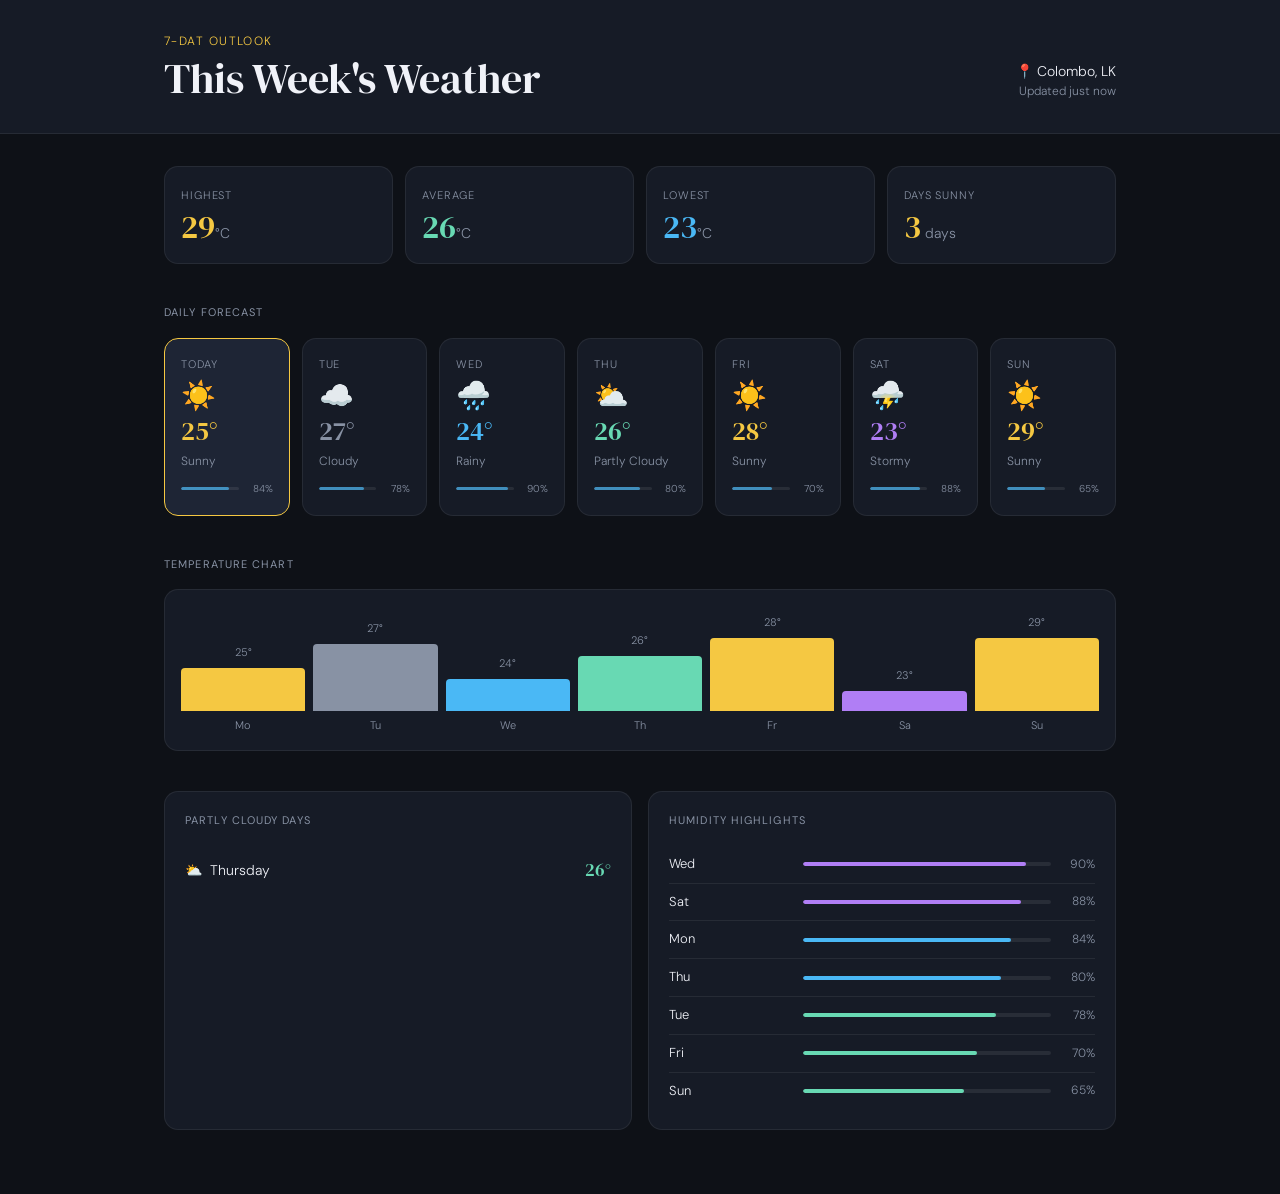
<file: index.html>
<!DOCTYPE html>
<html lang="en">
<head>
    <meta charset="UTF-8">
    <meta name="viewport" content="width=device-width, initial-scale=1.0">
    <title>Weekly Weather</title>
    <link rel="stylesheet" href="style.css"/>
    <link href="https://fonts.googleapis.com/css2?family=DM+Serif+Display&family=DM+Sans:wght@300;400;500&display=swap" rel="stylesheet"/>
</head>

<body>
    <header class="header">
       <div class="header-inner">
           <div>
               <p class="header-subtitle">7-dat outlook</p>
               <h1 class="header-title">This Week's Weather</h1>
           </div>
           <div class="header-meta">
               <p class="location">📍 Colombo, LK</p>
               <p class="updated">Updated just now</p>
           </div>
       </div>
    </header>

    <main class="main">
        <section class="metrics-row" id="metricsRow"></section>

        <section class="section">
            <h2 class="section-title">Daily forecast</h2>
            <div class="cards-grid" id="cardsGrid"></div>
        </section>

        <section class="section">
            <h2 class="section-title">Temperature chart</h2>
            <div class="chart-wrap">
                <div class="chart-bars" id="chartBars"></div>
            </div>
        </section>

        <section class="section two-col">
            <div class="panel">
                <h2 class="section-title">Partly cloudy days</h2>
                <div id="partlyList"></div>
            </div>
            <div class="panel">
                <h2 class="section-title">Humidity highlights</h2>
                <div id="humidityList"></div>
            </div>
        </section>

    </main>


<script src="script.js"></script>

</body>
</html>
</file>
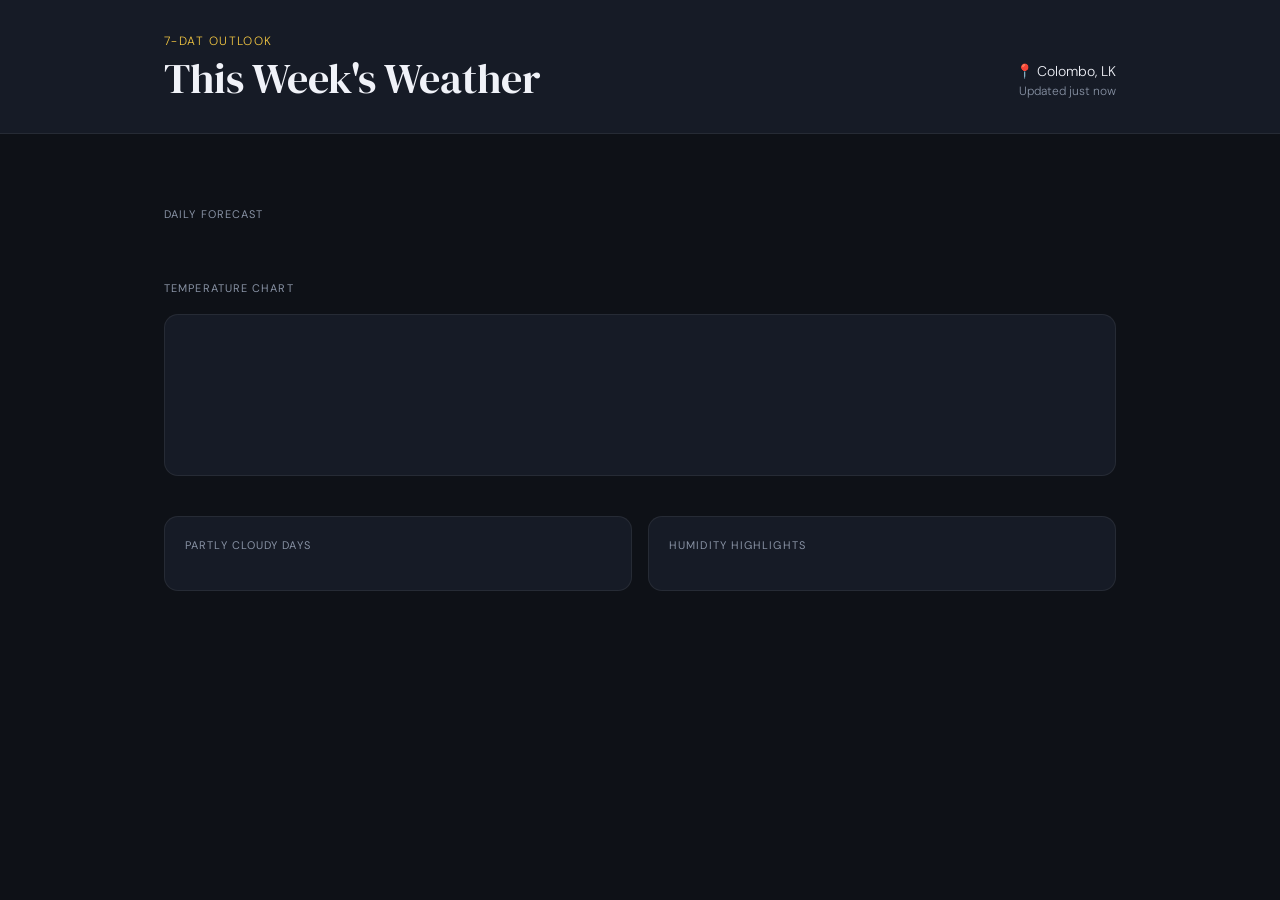
<file: html.html>
<!DOCTYPE html>
<html lang="en">
<head>
    <meta charset="UTF-8">
    <meta name="viewport" content="width=device-width, initial-scale=1.0">
    <title>Weekly Weather</title>
    <link rel="stylesheet" href="style.css"/>
    <link href="https://fonts.googleapis.com/css2?family=DM+Serif+Display&family=DM+Sans:wght@300;400;500&display=swap" rel="stylesheet"/>
</head>

<body>
    <header class="header">
       <div class="header-inner">
           <div>
               <p class="header-subtitle">7-dat outlook</p>
               <h1 class="header-title">This Week's Weather</h1>
           </div>
           <div class="header-meta">
               <p class="location">📍 Colombo, LK</p>
               <p class="updated">Updated just now</p>
           </div>
       </div>
    </header>

    <main class="main">
        <section class="metrics-row" id="metricRow"></section>

        <section class="section">
            <h2 class="section-title">Daily forecast</h2>
            <div class="cards-grid" id="cardsGrid"></div>
        </section>

        <section class="section">
            <h2 class="section-title">Temperature chart</h2>
            <div class="chart-wrap">
                <div class="chart-bars" id="chartBars"></div>
            </div>
        </section>

        <section class="section two-col">
            <div class="panel">
                <h2 class="section-title">Partly cloudy days</h2>
                <div id="partlyList"></div>
            </div>
            <div class="panel">
                <h2 class="section-title">Humidity highlights</h2>
                <div id="humidityList"></div>
            </div>
        </section>

    </main>


<script src="script.js"></script>

</body>
</html>
</file>
<file: style.css>
*, *::before, *::after {box-sizing: border-box; margin: 0; padding: 0;}

:root {
    --bg:        #0e1117;
    --bg2:       #161b26;
    --bg3:       #1e2535;
    --border:    rgba(255,255,255,0.07);
    --text:      #f0f2f8;
    --muted:     #8892a4;
    --accent:    #f5c842;
    --accent2:   #4ab8f5;

    --sunny:     #f5c842;
    --cloudy:    #8892a4;
    --rainy:     #4ab8f5;
    --partly:    #68d9b3;
    --stormy:    #b07ef5;

    --font-display: 'DM Serif Display', serif;
    --font-body:    'DM Sans', sans-serif;
    --radius:    14px;
    --radius-sm: 8px;
}

body {
    background: var(--bg);
    color: var(--text);
    font-family: var(--font-body);
    font-weight: 300;
    min-height: 100vh;
    line-height: 1.6;
}

.header{
    background: var(--bg2);
    border-bottom: 1px solid var(--border);
    padding: 2rem 0;
}
.header-inner{
    max-width: 1000px;
    margin: 0 auto;
    padding: 0 1.5rem;
    display: flex;
    align-items: flex-end;
    justify-content: space-between;
    gap: 1rem;
    flex-wrap: wrap;
}

.header-subtitle {
    font-size: 12px;
    letter-spacing: 0.12em;
    text-transform: uppercase;
    color: var(--accent);
    margin-bottom: 4px;
}
.header-title {
    font-family: var(--font-display);
    font-size: clamp(28px, 5vw, 42px);
    font-weight: 400;
    line-height: 1.1;
    color: var(--text);
}
.header-meta { text-align: right; }
.location { font-size: 14px; color: var(--text); }
.updated  { font-size: 12px; color: var(--muted); }

.main {
    max-width: 1000px;
    margin: 0 auto;
    padding: 2rem 1.5rem 4rem;
    display: flex;
    flex-direction: column;
    gap: 2.5rem;
}

.section-title {
    font-size: 11px;
    letter-spacing: 0.1em;
    text-transform: uppercase;
    color: var(--muted);
    margin-bottom: 1rem;
    font-weight: 400;
}

.metrics-row {
    display: grid;
    grid-template-columns: repeat(auto-fit, minmax(140px, 1fr));
    gap: 12px;
}
.metric-card {
    background: var(--bg2);
    border: 1px solid var(--border);
    border-radius: var(--radius);
    padding: 1.25rem 1rem;
}
.metric-label {
    font-size: 11px;
    text-transform: uppercase;
    letter-spacing: 0.08em;
    color: var(--muted);
    margin-bottom: 6px;
}
.metric-value {
    font-family: var(--font-display);
    font-size: 32px;
    line-height: 1;
}
.metric-value span {
    font-family: var(--font-body);
    font-size: 14px;
    color: var(--muted);
}

.cards-grid {
    display: grid;
    grid-template-columns: repeat(auto-fill, minmax(120px, 1fr));
    gap: 12px;
}
.weather-card {
    background: var(--bg2);
    border: 1px solid var(--border);
    border-radius: var(--radius);
    padding: 1.1rem 1rem;
    display: flex;
    flex-direction: column;
    gap: 8px;
    transition: transform 0.2s, border-color 0.2s;
    cursor: default;
}
.weather-card:hover {
    transform: translateY(-3px);
    border-color: rgba(255,255,255,0.18);
}
.weather-card.today {
    border-color: var(--accent);
    background: var(--bg3);
}
.card-day {
    font-size: 11px;
    text-transform: uppercase;
    letter-spacing: 0.08em;
    color: var(--muted);
}
.card-day.today-label { color: var(--accent); }
.card-icon { font-size: 28px; line-height: 1; }
.card-temp {
    font-family: var(--font-display);
    font-size: 26px;
    line-height: 1;
}
.card-condition {
    font-size: 12px;
    color: var(--muted);
}
.humidity-row {
    display: flex;
    align-items: center;
    gap: 6px;
    margin-top: 2px;
}
.humidity-track {
    flex: 1;
    height: 3px;
    background: rgba(255,255,255,0.08);
    border-radius: 2px;
    overflow: hidden;
}
.humidity-fill {
    height: 100%;
    border-radius: 2px;
    background: var(--accent2);
    opacity: 0.7;
}
.humidity-pct {
    font-size: 10px;
    color: var(--muted);
    min-width: 28px;
    text-align: right;
}

.chart-wrap {
    background: var(--bg2);
    border: 1px solid var(--border);
    border-radius: var(--radius);
    padding: 1.5rem 1rem 1rem;
}
.chart-bars {
    display: flex;
    align-items: flex-end;
    gap: 8px;
    height: 120px;
}
.bar-col {
    flex: 1;
    display: flex;
    flex-direction: column;
    align-items: center;
    gap: 6px;
    height: 100%;
    justify-content: flex-end;
}
.bar-temp-label {
    font-size: 11px;
    color: var(--muted);
}
.bar-block {
    width: 100%;
    border-radius: 4px 4px 0 0;
    min-height: 4px;
}
.bar-day-label {
    font-size: 11px;
    color: var(--muted);
    text-align: center;
}

.two-col {
    display: grid;
    grid-template-columns: 1fr 1fr;
    gap: 16px;
}
@media (max-width: 560px) { .two-col { grid-template-columns: 1fr; } }

.panel {
    background: var(--bg2);
    border: 1px solid var(--border);
    border-radius: var(--radius);
    padding: 1.25rem;
}

.partly-item {
    display: flex;
    align-items: center;
    justify-content: space-between;
    padding: 10px 0;
    border-bottom: 1px solid var(--border);
    font-size: 14px;
}
.partly-item:last-child { border-bottom: none; }
.partly-day { display: flex; align-items: center; gap: 8px; }
.partly-temp {
    font-family: var(--font-display);
    font-size: 18px;
    color: var(--partly);
}
.empty-note { font-size: 13px; color: var(--muted); }

.hum-item {
    display: flex;
    align-items: center;
    gap: 10px;
    padding: 8px 0;
    border-bottom: 1px solid var(--border);
}
.hum-item:last-child { border-bottom: none; }
.hum-day { font-size: 13px; flex: 1; }
.hum-track {
    flex: 2;
    height: 4px;
    background: rgba(255,255,255,0.08);
    border-radius: 2px;
    overflow: hidden;
}
.hum-fill {
    height: 100%;
    border-radius: 2px;
}
.hum-pct { font-size: 12px; color: var(--muted); min-width: 34px; text-align: right; }

@keyframes fadeUp {
    from { opacity: 0; transform: translateY(12px); }
    to   { opacity: 1; transform: translateY(0); }
}
.weather-card { animation: fadeUp 0.4s ease both; }
</file>
